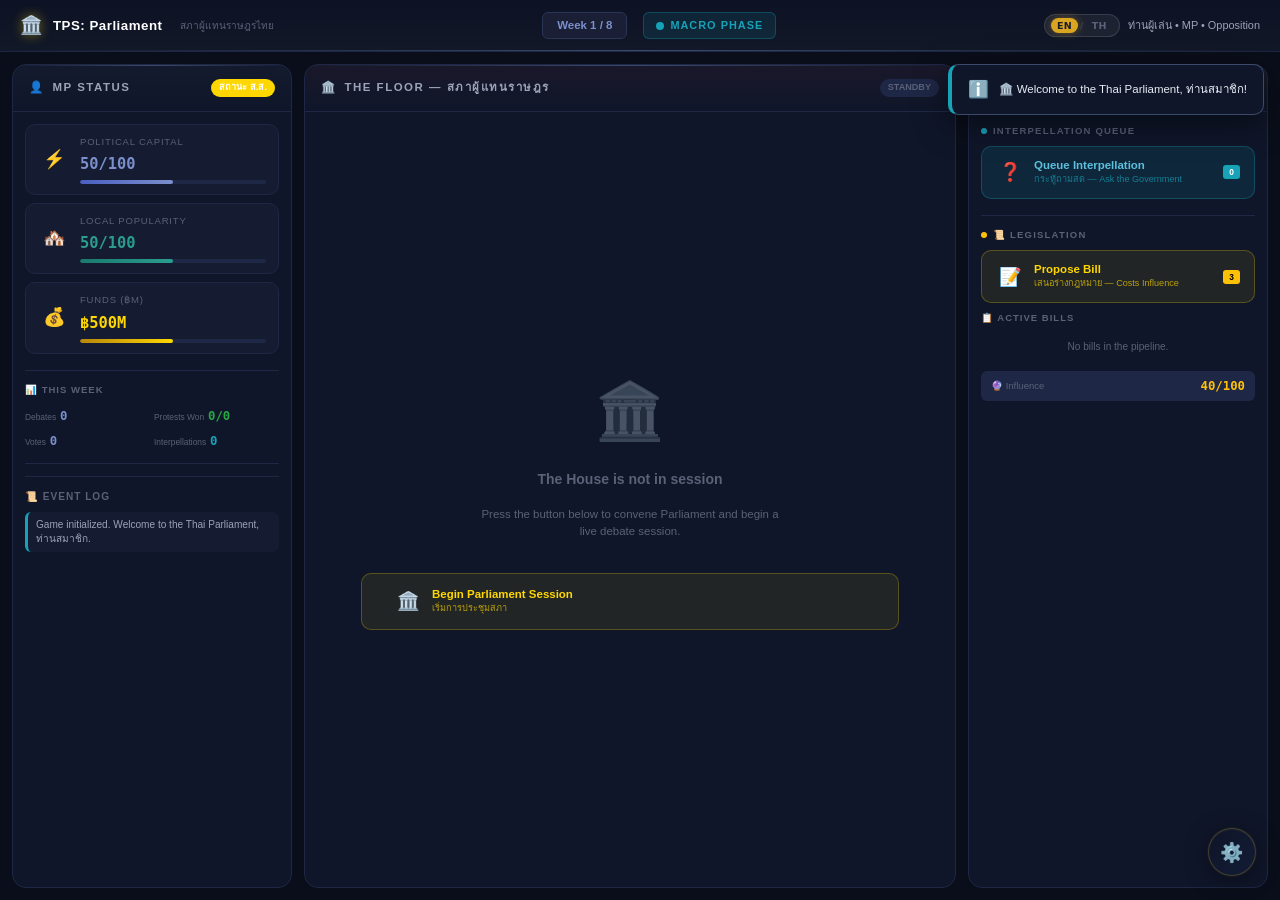
<file: parliament-test/index.html>
<!DOCTYPE html>
<html lang="en">

<head>
  <!-- ═══════════════════════════════════════════════════════════════════
       THAILAND POLITICAL SIMULATION — /parliament-test/index.html
       v.1.0.1 Test: "The Parliament RPG" — Dashboard Interface
       ═══════════════════════════════════════════════════════════════════
       
       THREE-PANE LAYOUT:
          Left:   MP Status (สถานะ ส.ส.) / Player Stats
         Center: The Floor — Live Debate Transcript Feed
         Right:  Action Deck — Context-Sensitive Buttons
       ═══════════════════════════════════════════════════════════════════ -->

  <meta charset="UTF-8">
  <meta name="viewport" content="width=device-width, initial-scale=1.0">
  <meta name="description"
    content="Thailand Political Simulation — The Parliament RPG. Simulate debates, protests, and interpellations inside the Thai House of Representatives.">
  <title>TPS: The Parliament — สภาผู้แทนราษฎร</title>

  <!-- Favicon -->
  <link rel="icon"
    href="data:image/svg+xml,<svg xmlns='http://www.w3.org/2000/svg' viewBox='0 0 100 100'><text y='.9em' font-size='90'>🏛️</text></svg>">

  <!-- Stylesheet -->
  <link rel="stylesheet" href="style.css">
</head>

<body>

  <!-- ════════════════════════════════════════════════════════════════════
       TOP NAVIGATION BAR
       Shows: Game title, current week, phase indicator, player identity
       ════════════════════════════════════════════════════════════════════ -->
  <header class="top-bar" id="top-bar">

    <!-- Brand / Logo -->
    <div class="top-bar__brand">
      <span class="top-bar__logo">🏛️</span>
      <span class="top-bar__title">TPS: Parliament</span>
      <span class="top-bar__subtitle">สภาผู้แทนราษฎรไทย</span>
    </div>

    <!-- Center: Week + Phase -->
    <div class="top-bar__center">
      <span class="top-bar__week-badge" id="top-week-badge">Week 1 / 8</span>
      <span class="top-bar__phase-indicator macro" id="top-phase-indicator">
        <span class="top-bar__phase-dot"></span>
        <span id="top-phase-text">MACRO PHASE</span>
      </span>
    </div>

    <!-- Right: Player Info + Lang Toggle -->
    <div class="top-bar__actions">
      <!-- STEP 4: Real-time language toggle -->
      <button class="lang-toggle" id="btn-lang-toggle" title="Switch Language / เปลี่ยนภาษา">
        <span class="lang-toggle__opt" data-lang="EN">EN</span>
        <span class="lang-toggle__divider">/</span>
        <span class="lang-toggle__opt" data-lang="TH">TH</span>
      </button>
      <span id="top-player-name" style="font-size: 0.78rem; color: var(--text-secondary);">
        MP Player • Opposition
      </span>
    </div>

  </header>


  <!-- ════════════════════════════════════════════════════════════════════
       MAIN THREE-PANE DASHBOARD
       ════════════════════════════════════════════════════════════════════ -->
  <main class="dashboard" id="dashboard">


    <!-- ──────────────────────────────────────────────────────────────────
         LEFT PANE: MP STATUS (สถานะ ส.ส.) / PLAYER STATS
         ────────────────────────────────────────────────────────────────── -->
    <aside class="panel" id="panel-left">

      <div class="panel__header">
        <span class="panel__header-title">
          👤 <span data-i18n="parliament_mp_status">MP Status</span>
        </span>
        <span class="panel__header-badge" id="left-day-badge"
          style="background: var(--player-primary); color: #fff;">
          สถานะ ส.ส.
        </span>
      </div>

      <div class="panel__body" id="left-panel-body">

        <!-- ── Player Stats ── -->
        <div class="player-stats" id="player-stats">

          <!-- Political Capital -->
          <div class="stat-card political-capital" id="stat-political-capital">
            <span class="stat-card__icon">⚡</span>
            <div class="stat-card__content">
              <div class="stat-card__label" data-i18n="parl_political_capital">Political Capital</div>
              <div class="stat-card__value"><span id="stat-cap-value">50</span>/100</div>
              <div class="stat-card__bar">
                <div class="stat-card__bar-fill" id="stat-cap-bar" style="width: 50%;"></div>
              </div>
            </div>
          </div>

          <!-- Local Popularity -->
          <div class="stat-card local-popularity" id="stat-local-popularity">
            <span class="stat-card__icon">🏘️</span>
            <div class="stat-card__content">
              <div class="stat-card__label" data-i18n="parl_local_popularity">Local Popularity</div>
              <div class="stat-card__value"><span id="stat-pop-value">50</span>/100</div>
              <div class="stat-card__bar">
                <div class="stat-card__bar-fill" id="stat-pop-bar" style="width: 50%;"></div>
              </div>
            </div>
          </div>

          <!-- Funds -->
          <div class="stat-card funds" id="stat-funds">
            <span class="stat-card__icon">💰</span>
            <div class="stat-card__content">
              <div class="stat-card__label" data-i18n="parl_funds">Funds (฿M)</div>
              <div class="stat-card__value">฿<span id="stat-funds-value">500</span>M</div>
              <div class="stat-card__bar">
                <div class="stat-card__bar-fill" id="stat-funds-bar" style="width: 50%;"></div>
              </div>
            </div>
          </div>

        </div>

        <hr class="divider">

        <!-- ── Session Stats ── -->
        <div id="session-stats" style="margin-bottom: 12px;">
          <div
            style="font-size: 0.68rem; font-weight: 700; color: var(--text-muted); text-transform: uppercase; letter-spacing: 1px; margin-bottom: 8px;">
            📊 <span data-i18n="parl_this_week">This Week</span>
          </div>
          <div style="display: grid; grid-template-columns: 1fr 1fr; gap: 4px;" id="weekly-stats-grid">
            <div class="stat-mini" id="stat-debates">
              <span style="font-size: 0.6rem; color: var(--text-muted);" data-i18n="parl_debates">Debates</span>
              <span
                style="font-size: 0.88rem; font-weight: 700; font-family: var(--font-mono); color: var(--text-accent);"
                id="stat-debates-val">0</span>
            </div>
            <div class="stat-mini" id="stat-protests-won">
              <span style="font-size: 0.6rem; color: var(--text-muted);" data-i18n="parl_protests_won">Protests Won</span>
              <span style="font-size: 0.88rem; font-weight: 700; font-family: var(--font-mono); color: var(--success);"
                id="stat-protests-val">0/0</span>
            </div>
            <div class="stat-mini" id="stat-votes">
              <span style="font-size: 0.6rem; color: var(--text-muted);" data-i18n="parl_votes">Votes</span>
              <span
                style="font-size: 0.88rem; font-weight: 700; font-family: var(--font-mono); color: var(--text-accent);"
                id="stat-votes-val">0</span>
            </div>
            <div class="stat-mini" id="stat-interp">
              <span style="font-size: 0.6rem; color: var(--text-muted);" data-i18n="parl_interpellations">Interpellations</span>
              <span style="font-size: 0.88rem; font-weight: 700; font-family: var(--font-mono); color: var(--info);"
                id="stat-interp-val">0</span>
            </div>
          </div>
        </div>

        <hr class="divider">

        <!-- ── Event Log ── -->
        <div class="event-log" id="event-log">
          <div class="event-log__title">📜 <span data-i18n="parl_event_log">Event Log</span></div>
          <div class="event-log__list" id="event-log-list">
            <div class="event-log__item neutral">
              Game initialized. Welcome to the Thai Parliament, ท่านสมาชิก.
            </div>
          </div>
        </div>

      </div>
    </aside>


    <!-- ──────────────────────────────────────────────────────────────────
         CENTER PANE: THE FLOOR — LIVE DEBATE TRANSCRIPT
         ────────────────────────────────────────────────────────────────── -->
    <section class="panel floor-panel" id="panel-center">

      <div class="panel__header">
        <span class="panel__header-title">
          🏛️ <span data-i18n="parliament_floor">The Floor — สภาผู้แทนราษฎร</span>
        </span>
        <span class="panel__header-badge" id="center-status-badge"
          style="background: var(--bg-hover); color: var(--text-muted);">
          STANDBY
        </span>
      </div>

      <!-- ── Topic Banner (shown during debates) ── -->
      <div class="topic-banner hidden" id="topic-banner">
        <div class="topic-banner__category" id="topic-category">ECONOMIC BILL</div>
        <div class="topic-banner__title" id="topic-title">Agriculture Subsidy Reform Bill</div>
        <div class="topic-banner__title-thai" id="topic-title-thai">ร่าง พ.ร.บ. ปฏิรูปเงินอุดหนุนภาคเกษตร</div>
      </div>

      <!-- ── Current Speaker Bar (shown during debates) ── -->
      <div class="current-speaker-bar hidden" id="current-speaker-bar">
        <span class="current-speaker-bar__dot"></span>
        <span class="current-speaker-bar__label">SPEAKING:</span>
        <span class="current-speaker-bar__name" id="speaker-name">—</span>
        <span class="current-speaker-bar__party" id="speaker-party">—</span>
      </div>

      <!-- ── Debate Progress (shown during debates) ── -->
      <div class="debate-progress hidden" id="debate-progress">
        <span class="debate-progress__label" id="progress-label">0%</span>
        <div class="debate-progress__bar">
          <div class="debate-progress__fill" id="progress-fill" style="width: 0%;"></div>
        </div>
        <span class="debate-progress__label" id="progress-rounds">0/0</span>
      </div>

      <!-- ── Transcript Feed ── -->
      <div class="transcript-feed" id="transcript-feed">

        <!-- Default: No debate placeholder -->
        <div class="no-debate-placeholder" id="no-debate-placeholder">
          <div class="no-debate-placeholder__icon">🏛️</div>
          <div class="no-debate-placeholder__text" data-i18n="parliament_no_session">The House is not in session</div>
          <div class="no-debate-placeholder__sub" data-i18n="parliament_no_session_sub">
            Press the button below to convene Parliament and begin a live debate session.
          </div>
          <button class="action-btn advance" id="btn-begin-session"
            style="margin-top: 16px; padding: 14px 32px; font-size: 1rem; min-width: 280px;">
            <span class="action-btn__icon" style="font-size: 1.3rem;">🏛️</span>
            <div class="action-btn__content">
              <div class="action-btn__label" data-i18n="parliament_begin_session">Begin Parliament Session</div>
              <div class="action-btn__sub" data-i18n="parliament_begin_sub">เริ่มการประชุมสภา</div>
            </div>
          </button>
        </div>

        <!-- Dialogue bubbles are dynamically inserted here by main.js -->

      </div>

      <!-- ── Typing Indicator (shown when AI is "thinking") ── -->
      <div class="typing-indicator hidden" id="typing-indicator">
        <div class="typing-dots">
          <span></span><span></span><span></span>
        </div>
        <span id="typing-label">An MP is preparing to speak...</span>
      </div>

    </section>


    <!-- ──────────────────────────────────────────────────────────────────
         RIGHT PANE: ACTION DECK — CONTEXT-SENSITIVE BUTTONS
         ────────────────────────────────────────────────────────────────── -->
    <aside class="panel action-deck" id="panel-right">

      <div class="panel__header">
        <span class="panel__header-title">
          ⚡ <span data-i18n="parliament_actions">Actions</span>
        </span>
        <span class="panel__header-badge" id="right-context-badge"
          style="background: var(--info-bg); color: var(--info);">
          MACRO
        </span>
      </div>

      <div class="panel__body" id="right-panel-body">

        <!-- ═══════════════════════════════════════════════════════════
             MACRO ACTIONS (Shown on non-Parliament days)
             ═══════════════════════════════════════════════════════════ -->
        <div id="macro-actions">

          <!-- Interpellation Queue (always visible) -->
          <div class="action-section">
            <div class="action-section__title">
              <span class="action-section__title-dot" style="background: var(--info);"></span>
              INTERPELLATION QUEUE
            </div>
            <div class="action-buttons-group" id="interpellation-queue-list">
              <button class="action-btn interpellation" id="btn-queue-interp" title="Queue a question for Parliament">
                <span class="action-btn__icon">❓</span>
                <div class="action-btn__content">
                  <div class="action-btn__label" data-i18n="parl_queue_interp">Queue Interpellation</div>
                  <div class="action-btn__sub">กระทู้ถามสด — Ask the Government</div>
                </div>
                <span class="action-btn__badge" id="interp-queue-count"
                  style="background: var(--info); color: #fff;">0</span>
              </button>
            </div>
          </div>

          <hr class="divider">

          <!-- Legislation — Step 4 -->
          <div class="action-section" id="legislation-section">
            <div class="action-section__title">
              <span class="action-section__title-dot" style="background: var(--warning);"></span>
              📜 LEGISLATION
            </div>
            <div class="action-buttons-group">
              <button class="action-btn advance" id="btn-propose-bill" title="Propose a new bill">
                <span class="action-btn__icon">📝</span>
                <div class="action-btn__content">
                  <div class="action-btn__label" data-i18n="parl_propose_bill">Propose Bill</div>
                  <div class="action-btn__sub">เสนอร่างกฎหมาย — Costs Influence</div>
                </div>
                <span class="action-btn__badge" id="bill-slots-badge"
                  style="background: var(--warning); color: #000;">3</span>
              </button>
            </div>

            <!-- Active Bills Pipeline (dynamically rendered) -->
            <div id="active-bills-container" style="margin-top: 8px;">
              <div style="font-size: 0.68rem; font-weight: 700; color: var(--text-muted); text-transform: uppercase; letter-spacing: 1px; margin-bottom: 6px;">
                📋 Active Bills
              </div>
              <div id="active-bills-list">
                <div style="font-size: 0.72rem; color: var(--text-muted); padding: 8px; text-align: center;">
                  No bills in the pipeline.
                </div>
              </div>
            </div>

            <!-- Influence Display -->
            <div style="margin-top: 8px; padding: 6px 10px; background: var(--bg-hover); border-radius: 6px; display: flex; justify-content: space-between; align-items: center;">
              <span style="font-size: 0.68rem; color: var(--text-muted);">🔮 Influence</span>
              <span style="font-size: 0.88rem; font-weight: 700; font-family: var(--font-mono); color: var(--warning);" id="influence-display">40/100</span>
            </div>
          </div>

        </div>


        <!-- ═══════════════════════════════════════════════════════════
             PARLIAMENT ACTIONS (Shown during live debates)
             These replace macro-actions when a debate is live.
             ═══════════════════════════════════════════════════════════ -->
        <div id="parliament-actions" class="hidden">

          <!-- Protest Buttons (shown when AI is speaking) -->
          <div class="action-section" id="protest-section">
            <div class="action-section__title">
              <span class="action-section__title-dot" style="background: var(--opp-primary);"></span>
              🔴 PROTEST — POINT OF ORDER
            </div>
            <div class="action-buttons-group" id="protest-buttons">
              <button class="action-btn protest" id="btn-protest-slander" data-reason="slander">
                <span class="action-btn__icon">🗣️</span>
                <div class="action-btn__content">
                  <div class="action-btn__label">Slander / Personal Attack</div>
                  <div class="action-btn__sub">หมิ่นประมาท — ข้อบังคับ ข้อ 69</div>
                </div>
              </button>
              <button class="action-btn protest" id="btn-protest-offtopic" data-reason="off_topic">
                <span class="action-btn__icon">🚫</span>
                <div class="action-btn__content">
                  <div class="action-btn__label">Off-Topic / Irrelevant</div>
                  <div class="action-btn__sub">นอกประเด็น — ข้อบังคับ ข้อ 67</div>
                </div>
              </button>
              <button class="action-btn protest" id="btn-protest-misleading" data-reason="misleading">
                <span class="action-btn__icon">⚠️</span>
                <div class="action-btn__content">
                  <div class="action-btn__label">Misleading / False Info</div>
                  <div class="action-btn__sub">ให้ข้อมูลเท็จ — ข้อบังคับ ข้อ 70</div>
                </div>
              </button>
            </div>
            <!-- Cooldown indicator -->
            <div class="cooldown-bar hidden" id="protest-cooldown-bar">
              <div class="cooldown-bar__fill"></div>
            </div>
          </div>

          <hr class="divider">

          <!-- Player Speech Buttons (shown on player's turn) -->
          <div class="action-section hidden" id="speech-section">
            <div class="action-section__title">
              <span class="action-section__title-dot" style="background: var(--player-primary);"></span>
              🎤 YOUR TURN — CHOOSE YOUR STANCE
            </div>
            <div class="action-buttons-group" id="speech-buttons">
              <button class="action-btn speech-aggressive" id="btn-speech-aggressive" data-stance="aggressive">
                <span class="action-btn__icon">🔥</span>
                <div class="action-btn__content">
                  <div class="action-btn__label">Aggressive Debate</div>
                  <div class="action-btn__sub">อภิปรายแบบดุดัน — High risk, high reward</div>
                </div>
                <span class="action-btn__badge" style="background: rgba(255,107,43,0.3); color: #FF9966;">+6/-4</span>
              </button>
              <button class="action-btn speech-technical" id="btn-speech-technical" data-stance="technical">
                <span class="action-btn__icon">📊</span>
                <div class="action-btn__content">
                  <div class="action-btn__label">Technical Argument</div>
                  <div class="action-btn__sub">อภิปรายเชิงเทคนิค — Moderate and steady</div>
                </div>
                <span class="action-btn__badge" style="background: rgba(123,143,204,0.3); color: #7B8FCC;">+4/-1</span>
              </button>
              <button class="action-btn speech-diplomatic" id="btn-speech-diplomatic" data-stance="diplomatic">
                <span class="action-btn__icon">🤝</span>
                <div class="action-btn__content">
                  <div class="action-btn__label">Diplomatic Appeal</div>
                  <div class="action-btn__sub">อภิปรายแบบทูต — Safe, bridge-building</div>
                </div>
                <span class="action-btn__badge" style="background: rgba(42,157,143,0.3); color: #4AB8A6;">+3/+0</span>
              </button>
            </div>
          </div>

          <hr class="divider">

          <!-- Vote Buttons (shown during voting phase) -->
          <div class="action-section hidden" id="vote-section">
            <div class="action-section__title">
              <span class="action-section__title-dot" style="background: var(--speaker-primary);"></span>
              🗳️ CAST YOUR VOTE
            </div>
            <div class="action-buttons-group" id="vote-buttons">
              <button class="action-btn vote-aye" id="btn-vote-aye" data-vote="aye">
                <span class="action-btn__icon">✅</span>
                <div class="action-btn__content">
                  <div class="action-btn__label">AYE — เห็นด้วย</div>
                  <div class="action-btn__sub">Vote in favor of the bill</div>
                </div>
              </button>
              <button class="action-btn vote-nay" id="btn-vote-nay" data-vote="nay">
                <span class="action-btn__icon">❌</span>
                <div class="action-btn__content">
                  <div class="action-btn__label">NAY — ไม่เห็นด้วย</div>
                  <div class="action-btn__sub">Vote against the bill</div>
                </div>
              </button>
              <button class="action-btn vote-abstain" id="btn-vote-abstain" data-vote="abstain">
                <span class="action-btn__icon">⬜</span>
                <div class="action-btn__content">
                  <div class="action-btn__label">ABSTAIN — งดออกเสียง</div>
                  <div class="action-btn__sub">Decline to vote (-1 Capital)</div>
                </div>
              </button>
            </div>
          </div>

          <hr class="divider">

          <!-- Interpellation during Parliament -->
          <div class="action-section" id="interp-parliament-section">
            <div class="action-section__title">
              <span class="action-section__title-dot" style="background: var(--info);"></span>
              กระทู้ถามสด — INTERPELLATION
            </div>
            <div class="action-buttons-group" id="interp-parliament-buttons">
              <!-- Dynamically filled with queued questions -->
              <div style="font-size: 0.72rem; color: var(--text-muted); padding: 8px; text-align: center;">
                No interpellations queued for this session.
              </div>
            </div>
          </div>

        </div>

      </div>
    </aside>


  </main>


  <!-- ════════════════════════════════════════════════════════════════════
       MODAL: SPEAKER RULING (Protest Result)
       Displayed after raiseProtest() resolves.
       ════════════════════════════════════════════════════════════════════ -->
  <div class="modal-overlay" id="ruling-modal-overlay">
    <div class="modal ruling-modal" id="ruling-modal">
      <div class="modal__header">
        <span class="modal__title">⚖️ Speaker's Ruling — คำวินิจฉัยประธานสภา</span>
        <button class="modal__close" id="ruling-modal-close" title="Close">✕</button>
      </div>
      <div class="modal__body">
        <div class="ruling-modal__icon" id="ruling-icon">⚖️</div>
        <div class="ruling-modal__verdict" id="ruling-verdict">SUSTAINED</div>
        <div class="ruling-modal__thai" id="ruling-thai">คำประท้วงฟังขึ้น!</div>
        <div class="ruling-modal__details" id="ruling-details">
          Your protest against MP Somchai was sustained by the Speaker of the House.
          The honorable member has been asked to withdraw their remarks.
        </div>
        <div class="ruling-modal__capital" id="ruling-capital">+8 Political Capital</div>
      </div>
      <div class="modal__footer">
        <button class="action-btn advance" id="ruling-modal-ok" style="width: auto; padding: 8px 24px;">
          <span class="action-btn__icon">✓</span>
          <div class="action-btn__content">
            <div class="action-btn__label">Continue</div>
          </div>
        </button>
      </div>
    </div>
  </div>


  <!-- ════════════════════════════════════════════════════════════════════
       MODAL: PASSIVE EVENT (Constituency / Committee choice)
       Displayed when a mini-event fires on non-Parliament days.
       ════════════════════════════════════════════════════════════════════ -->
  <div class="modal-overlay" id="event-modal-overlay">
    <div class="modal" id="event-modal">
      <div class="modal__header">
        <span class="modal__title" id="event-modal-title">📋 Committee Event</span>
        <button class="modal__close" id="event-modal-close" title="Close">✕</button>
      </div>
      <div class="modal__body">
        <div class="event-modal__description" id="event-description">
          A whistleblower is testifying before your committee about government corruption.
        </div>
        <div id="event-choices-container">
          <!-- Event choice buttons are dynamically inserted here -->
        </div>
      </div>
    </div>
  </div>


  <!-- ════════════════════════════════════════════════════════════════════
       MODAL: INTERPELLATION PICKER
       Displayed when player clicks "Queue Interpellation"
       ════════════════════════════════════════════════════════════════════ -->
  <div class="modal-overlay" id="interp-modal-overlay">
    <div class="modal" id="interp-modal">
      <div class="modal__header">
        <span class="modal__title">❓ Queue Interpellation — กระทู้ถามสด</span>
        <button class="modal__close" id="interp-modal-close" title="Close">✕</button>
      </div>
      <div class="modal__body">
        <p style="font-size: 0.82rem; color: var(--text-secondary); margin-bottom: 16px;">
          Choose a question to submit to the Government. It will be addressed during the next Parliament session.
        </p>
        <div id="interp-topics-container">
          <!-- Interpellation topic buttons dynamically inserted -->
        </div>
      </div>
    </div>
  </div>


  <!-- ════════════════════════════════════════════════════════════════════
       MODAL: PARLIAMENT NOTIFICATION
       Displayed when time advances to a Parliament day.
       ════════════════════════════════════════════════════════════════════ -->
  <div class="modal-overlay" id="parliament-notify-overlay">
    <div class="modal" id="parliament-notify-modal">
      <div class="modal__header">
        <span class="modal__title">🏛️ Parliament Session — การประชุมสภา</span>
      </div>
      <div class="modal__body" style="text-align: center;">
        <div style="font-size: 3rem; margin-bottom: 12px;">🏛️</div>
        <div style="font-size: 1.2rem; font-weight: 700; color: var(--text-bright); margin-bottom: 4px;"
          id="parliament-notify-day">
          Wednesday — วันพุธ
        </div>
        <div style="font-size: 0.88rem; color: var(--text-secondary); margin-bottom: 20px;">
          The House of Representatives is now in session.<br>
          <span class="font-thai">เปิดประชุมสภาผู้แทนราษฎร</span>
        </div>
        <div style="font-size: 0.78rem; color: var(--text-muted); margin-bottom: 20px;" id="parliament-notify-topic">
          Today's agenda: Bill debates and voting
        </div>
      </div>
      <div class="modal__footer" style="justify-content: center;">
        <button class="action-btn advance" id="btn-enter-parliament" style="width: auto; padding: 12px 32px;">
          <span class="action-btn__icon">🏛️</span>
          <div class="action-btn__content">
            <div class="action-btn__label">Enter Parliament</div>
            <div class="action-btn__sub">Begin the session</div>
          </div>
        </button>
      </div>
    </div>
  </div>


  <!-- ════════════════════════════════════════════════════════════════════
       MODAL: BILL PROPOSAL (Step 4)
       Displayed when player clicks "Propose Bill"
       ════════════════════════════════════════════════════════════════════ -->
  <div class="modal-overlay" id="bill-proposal-overlay">
    <div class="modal" id="bill-proposal-modal">
      <div class="modal__header">
        <span class="modal__title">📜 Propose a Bill — เสนอร่างกฎหมาย</span>
        <button class="modal__close" id="bill-proposal-close" title="Close">✕</button>
      </div>
      <div class="modal__body">
        <p style="font-size: 0.82rem; color: var(--text-secondary); margin-bottom: 12px;">
          Choose a bill to propose. Each bill requires Influence to draft and co-signatures from fellow MPs to advance.
        </p>
        <div style="font-size: 0.72rem; color: var(--warning); margin-bottom: 16px;">
          🔮 Current Influence: <strong id="modal-influence-display">40</strong>/100
          &nbsp;|&nbsp; 📋 Slots: <strong id="modal-slots-display">3</strong> remaining
        </div>
        <div id="bill-templates-container">
          <!-- Bill template cards are dynamically inserted here by main.js -->
        </div>
      </div>
    </div>
  </div>


  <!-- ════════════════════════════════════════════════════════════════════
       MODAL: COMMITTEE EXPERT SELECTION (Step 4)
       Displayed when a bill enters committee phase
       ════════════════════════════════════════════════════════════════════ -->
  <div class="modal-overlay" id="committee-expert-overlay">
    <div class="modal" id="committee-expert-modal">
      <div class="modal__header">
        <span class="modal__title">⚖️ Committee Phase — ขั้นกรรมาธิการ</span>
        <button class="modal__close" id="committee-expert-close" title="Close">✕</button>
      </div>
      <div class="modal__body">
        <div style="font-size: 0.88rem; font-weight: 600; color: var(--text-bright); margin-bottom: 4px;" id="committee-bill-title">
          Bill Title
        </div>
        <p style="font-size: 0.78rem; color: var(--text-secondary); margin-bottom: 16px;">
          Select an expert to present your bill to the standing committee. Each choice has different political trade-offs.
        </p>
        <div id="committee-experts-container">
          <!-- Expert choice cards are dynamically inserted here by main.js -->
        </div>
      </div>
    </div>
  </div>


  <!-- ════════════════════════════════════════════════════════════════════
       TOAST NOTIFICATION CONTAINER
       ════════════════════════════════════════════════════════════════════ -->
  <div class="toast-container" id="toast-container">
    <!-- Toasts are dynamically inserted here -->
  </div>


  <!-- ════════════════════════════════════════════════════════════════════
       SCRIPTS — Load order matters!
       1. data.js     — State definitions, events, helpers
       2. timeline.js — Time advancement engine
       3. debate.js   — Live debate engine
       4. main.js     — DOM bindings, UI orchestration
       ════════════════════════════════════════════════════════════════════ -->
  <!-- Shared: Localization & Settings Engine -->
  <script src="../shared/localization.js"></script>
  <script src="../shared/settings.js"></script>

  <script src="data.js"></script>
  <script src="timeline.js"></script>
  <script src="debate.js"></script>
  <script src="engine.js"></script>
  <script src="legislation.js"></script>
  <script src="main.js"></script>

</body>

</html>
</file>
<file: parliament-test/style.css>
/* ═══════════════════════════════════════════════════════════════════════════
   THAILAND POLITICAL SIMULATION — /parliament-test/style.css
   v.1.0.1 Test: "The Parliament RPG" — Parliament Dashboard UI
   ═══════════════════════════════════════════════════════════════════════════

   DESIGN PHILOSOPHY:
     Dark, professional, high-contrast UI inspired by:
       - C-SPAN / Thai PBS Parliament broadcasts
       - Bloomberg Terminal aesthetics
       - Political command center / war room
   
   COLOR SYSTEM:
     Government coalition → Deep Blue / Teal accents (#1D3557, #2A9D8F)
     Opposition bloc      → Crimson / Orange accents (#E63946, #FF6B2B)
     Speaker / Neutral    → Gold (#DAA520)
     Player actions        → Bright Gold / Electric Yellow (#FFD700)
     Backgrounds          → Near-black with subtle blue tint (#0A0E1A, #111827)
     
   ═══════════════════════════════════════════════════════════════════════════ */


/* ──────────────────────────────────────────────────────────────────────────
   SECTION 1: CSS CUSTOM PROPERTIES (DESIGN TOKENS)
   ────────────────────────────────────────────────────────────────────────── */

:root {
  /* ── Core Palette ── */
  --bg-primary:       #0A0E1A;
  --bg-secondary:     #111827;
  --bg-tertiary:      #1A1F35;
  --bg-panel:         #0F1629;
  --bg-card:          #151B30;
  --bg-hover:         #1E2745;
  --bg-active:        #252D4A;

  /* ── Borders ── */
  --border-primary:   #1E2745;
  --border-secondary: #2A3454;
  --border-accent:    #3B4A6B;
  --border-glow:      rgba(100, 140, 255, 0.15);

  /* ── Text ── */
  --text-primary:     #E8ECF4;
  --text-secondary:   #9CA3B8;
  --text-muted:       #5A6178;
  --text-accent:      #7B8FCC;
  --text-bright:      #FFFFFF;

  /* ── Government Coalition Colors ── */
  --gov-primary:      #1D3557;
  --gov-light:        #2B4A7A;
  --gov-bg:           rgba(29, 53, 87, 0.15);
  --gov-border:       rgba(29, 53, 87, 0.4);
  --gov-text:         #6BA3D6;
  --gov-glow:         rgba(29, 53, 87, 0.3);

  /* ── Opposition Colors ── */
  --opp-primary:      #E63946;
  --opp-light:        #FF5A67;
  --opp-bg:           rgba(230, 57, 70, 0.12);
  --opp-border:       rgba(230, 57, 70, 0.35);
  --opp-text:         #FF8A93;
  --opp-glow:         rgba(230, 57, 70, 0.25);

  /* ── Speaker / Neutral ── */
  --speaker-primary:  #DAA520;
  --speaker-bg:       rgba(218, 165, 32, 0.1);
  --speaker-border:   rgba(218, 165, 32, 0.3);
  --speaker-text:     #F0D060;

  /* ── Player Action Colors ── */
  --player-primary:   #FFD700;
  --player-bg:        rgba(255, 215, 0, 0.08);
  --player-border:    rgba(255, 215, 0, 0.25);
  --player-glow:      rgba(255, 215, 0, 0.15);

  /* ── Status Colors ── */
  --success:          #28A745;
  --success-bg:       rgba(40, 167, 69, 0.12);
  --danger:           #DC3545;
  --danger-bg:        rgba(220, 53, 69, 0.12);
  --warning:          #FFC107;
  --warning-bg:       rgba(255, 193, 7, 0.12);
  --info:             #17A2B8;
  --info-bg:          rgba(23, 162, 184, 0.12);

  /* ── Party Colors (matching campaign/data.js) ── */
  --party-kpr:        #FF6B2B;
  --party-pnp:        #E63946;
  --party-prp:        #1D3557;
  --party-stk:        #2A9D8F;
  --party-ptr:        #457B9D;

  /* ── Schedule Type Colors ── */
  --sched-constituency: #2A9D8F;
  --sched-committee:    #457B9D;
  --sched-parliament:   #E63946;
  --sched-urgent:       #FF6B2B;
  --sched-rest:         #6C757D;

  /* ── Typography ── */
  --font-primary:     'Inter', 'Noto Sans Thai', -apple-system, BlinkMacSystemFont, sans-serif;
  --font-mono:        'JetBrains Mono', 'Fira Code', 'Consolas', monospace;
  --font-thai:        'Noto Sans Thai', 'Sarabun', 'Prompt', sans-serif;

  /* ── Sizing ── */
  --panel-gap:        12px;
  --border-radius-sm: 6px;
  --border-radius-md: 10px;
  --border-radius-lg: 14px;
  --border-radius-xl: 20px;

  /* ── Shadows ── */
  --shadow-sm:        0 2px 4px rgba(0, 0, 0, 0.3);
  --shadow-md:        0 4px 12px rgba(0, 0, 0, 0.4);
  --shadow-lg:        0 8px 32px rgba(0, 0, 0, 0.5);
  --shadow-glow-gov:  0 0 20px rgba(29, 53, 87, 0.3);
  --shadow-glow-opp:  0 0 20px rgba(230, 57, 70, 0.25);
  --shadow-glow-gold: 0 0 20px rgba(255, 215, 0, 0.2);

  /* ── Transitions ── */
  --transition-fast:  150ms ease;
  --transition-base:  250ms ease;
  --transition-slow:  400ms ease;

  /* ── Z-Index Scale ── */
  --z-base:     1;
  --z-panel:    10;
  --z-overlay:  100;
  --z-modal:    1000;
  --z-toast:    2000;
}


/* ──────────────────────────────────────────────────────────────────────────
   SECTION 2: RESET & BASE STYLES
   ────────────────────────────────────────────────────────────────────────── */

@import url('https://fonts.googleapis.com/css2?family=Inter:wght@300;400;500;600;700;800;900&family=Noto+Sans+Thai:wght@300;400;500;600;700&family=JetBrains+Mono:wght@400;500;600&display=swap');

*, *::before, *::after {
  margin: 0;
  padding: 0;
  box-sizing: border-box;
}

html {
  font-size: 14px;
  scroll-behavior: smooth;
  -webkit-font-smoothing: antialiased;
  -moz-osx-font-smoothing: grayscale;
}

body {
  font-family: var(--font-primary);
  background: var(--bg-primary);
  color: var(--text-primary);
  min-height: 100vh;
  overflow: hidden;
  line-height: 1.5;
}

/* Scrollbar Styling */
::-webkit-scrollbar {
  width: 6px;
  height: 6px;
}
::-webkit-scrollbar-track {
  background: var(--bg-secondary);
  border-radius: 3px;
}
::-webkit-scrollbar-thumb {
  background: var(--border-accent);
  border-radius: 3px;
}
::-webkit-scrollbar-thumb:hover {
  background: var(--text-muted);
}


/* ──────────────────────────────────────────────────────────────────────────
   SECTION 3: TOP NAVIGATION BAR
   ────────────────────────────────────────────────────────────────────────── */

.top-bar {
  display: flex;
  align-items: center;
  justify-content: space-between;
  height: 52px;
  padding: 0 20px;
  background: linear-gradient(180deg, #0D1224 0%, var(--bg-secondary) 100%);
  border-bottom: 1px solid var(--border-primary);
  position: relative;
  z-index: var(--z-panel);
}

.top-bar::after {
  content: '';
  position: absolute;
  bottom: 0;
  left: 0;
  right: 0;
  height: 1px;
  background: linear-gradient(90deg, transparent, var(--border-accent), transparent);
}

.top-bar__brand {
  display: flex;
  align-items: center;
  gap: 10px;
}

.top-bar__logo {
  font-size: 1.3rem;
  filter: drop-shadow(0 0 6px rgba(255, 215, 0, 0.4));
}

.top-bar__title {
  font-size: 0.95rem;
  font-weight: 700;
  color: var(--text-bright);
  letter-spacing: 0.5px;
}

.top-bar__subtitle {
  font-size: 0.72rem;
  color: var(--text-muted);
  font-weight: 400;
  margin-left: 8px;
  font-family: var(--font-thai);
}

.top-bar__center {
  display: flex;
  align-items: center;
  gap: 16px;
}

.top-bar__week-badge {
  background: var(--bg-tertiary);
  border: 1px solid var(--border-secondary);
  border-radius: var(--border-radius-sm);
  padding: 4px 14px;
  font-size: 0.82rem;
  font-weight: 600;
  color: var(--text-accent);
}

.top-bar__phase-indicator {
  display: flex;
  align-items: center;
  gap: 6px;
  padding: 4px 12px;
  border-radius: var(--border-radius-sm);
  font-size: 0.78rem;
  font-weight: 600;
  text-transform: uppercase;
  letter-spacing: 1px;
}

.top-bar__phase-indicator.macro {
  background: var(--info-bg);
  color: var(--info);
  border: 1px solid rgba(23, 162, 184, 0.3);
}

.top-bar__phase-indicator.parliament {
  background: var(--danger-bg);
  color: var(--danger);
  border: 1px solid rgba(220, 53, 69, 0.3);
  animation: pulse-glow 2s ease-in-out infinite;
}

.top-bar__phase-dot {
  width: 8px;
  height: 8px;
  border-radius: 50%;
  background: currentColor;
  animation: pulse-dot 1.5s ease-in-out infinite;
}

.top-bar__actions {
  display: flex;
  align-items: center;
  gap: 8px;
}

/* ── STEP 4: Language Toggle ──────────────────────────────────── */

.lang-toggle {
  display: inline-flex;
  align-items: center;
  gap: 2px;
  background: rgba(255, 255, 255, 0.06);
  border: 1px solid rgba(255, 255, 255, 0.12);
  border-radius: 20px;
  padding: 3px 6px;
  cursor: pointer;
  font-family: 'Inter', system-ui, sans-serif;
  font-size: 0.68rem;
  font-weight: 600;
  letter-spacing: 0.04em;
  transition: all 0.2s ease;
  outline: none;
  color: var(--text-muted);
}

.lang-toggle:hover {
  background: rgba(255, 255, 255, 0.1);
  border-color: rgba(255, 255, 255, 0.2);
  transform: translateY(-1px);
  box-shadow: 0 2px 8px rgba(0, 0, 0, 0.3);
}

.lang-toggle:active {
  transform: translateY(0);
}

.lang-toggle__opt {
  padding: 2px 6px;
  border-radius: 12px;
  transition: all 0.25s ease;
  color: var(--text-muted);
}

.lang-toggle__opt.active {
  background: var(--speaker-primary);
  color: #1a1a2e;
  box-shadow: 0 0 8px rgba(218, 165, 32, 0.4);
}

.lang-toggle__divider {
  color: rgba(255, 255, 255, 0.15);
  font-weight: 400;
  user-select: none;
}


/* ──────────────────────────────────────────────────────────────────────────
   SECTION 4: THREE-PANE DASHBOARD LAYOUT
   ────────────────────────────────────────────────────────────────────────── */

.dashboard {
  display: grid;
  grid-template-columns: 280px 1fr 300px;
  gap: var(--panel-gap);
  height: calc(100vh - 52px);
  padding: var(--panel-gap);
  overflow: hidden;
}

/* Responsive: collapse side panels on smaller screens */
@media (max-width: 1200px) {
  .dashboard {
    grid-template-columns: 240px 1fr 260px;
  }
}

@media (max-width: 960px) {
  .dashboard {
    grid-template-columns: 1fr;
    grid-template-rows: auto 1fr auto;
  }
}

.panel {
  background: var(--bg-panel);
  border: 1px solid var(--border-primary);
  border-radius: var(--border-radius-lg);
  overflow: hidden;
  display: flex;
  flex-direction: column;
  position: relative;
}

.panel::before {
  content: '';
  position: absolute;
  top: 0;
  left: 0;
  right: 0;
  height: 1px;
  background: linear-gradient(90deg, transparent, var(--border-accent), transparent);
  z-index: 1;
}

.panel__header {
  display: flex;
  align-items: center;
  justify-content: space-between;
  padding: 14px 16px;
  border-bottom: 1px solid var(--border-primary);
  background: linear-gradient(180deg, rgba(255,255,255,0.02) 0%, transparent 100%);
  flex-shrink: 0;
}

.panel__header-title {
  font-size: 0.82rem;
  font-weight: 700;
  color: var(--text-secondary);
  text-transform: uppercase;
  letter-spacing: 1.5px;
  display: flex;
  align-items: center;
  gap: 8px;
}

.panel__header-badge {
  font-size: 0.65rem;
  padding: 2px 8px;
  border-radius: 20px;
  font-weight: 600;
}

.panel__body {
  flex: 1;
  overflow-y: auto;
  padding: 12px;
}


/* ──────────────────────────────────────────────────────────────────────────
   SECTION 5: LEFT PANE — TIMELINE / CALENDAR / PLAYER STATS
   ────────────────────────────────────────────────────────────────────────── */

/* ── Calendar Widget ── */
.calendar-widget {
  margin-bottom: 16px;
}

.calendar-days {
  display: grid;
  grid-template-columns: repeat(7, 1fr);
  gap: 4px;
}

.calendar-day {
  display: flex;
  flex-direction: column;
  align-items: center;
  padding: 6px 2px;
  border-radius: var(--border-radius-sm);
  background: var(--bg-card);
  border: 1px solid transparent;
  cursor: default;
  transition: var(--transition-fast);
  position: relative;
}

.calendar-day__name {
  font-size: 0.6rem;
  font-weight: 600;
  color: var(--text-muted);
  text-transform: uppercase;
  letter-spacing: 0.5px;
  margin-bottom: 4px;
}

.calendar-day__icon {
  font-size: 1rem;
  margin-bottom: 2px;
}

.calendar-day__type {
  font-size: 0.5rem;
  color: var(--text-muted);
  text-align: center;
  line-height: 1.2;
}

/* Calendar Day Types */
.calendar-day.type-constituency {
  border-color: rgba(42, 157, 143, 0.2);
}
.calendar-day.type-constituency .calendar-day__name {
  color: var(--sched-constituency);
}

.calendar-day.type-committee {
  border-color: rgba(69, 123, 157, 0.2);
}
.calendar-day.type-committee .calendar-day__name {
  color: var(--sched-committee);
}

.calendar-day.type-parliament {
  border-color: var(--opp-border);
  background: var(--opp-bg);
}
.calendar-day.type-parliament .calendar-day__name {
  color: var(--sched-parliament);
  font-weight: 700;
}

.calendar-day.type-urgent {
  border-color: rgba(255, 107, 43, 0.3);
  background: rgba(255, 107, 43, 0.08);
}
.calendar-day.type-urgent .calendar-day__name {
  color: var(--sched-urgent);
  font-weight: 700;
}

.calendar-day.type-rest {
  opacity: 0.5;
}

/* Current Day Highlight */
.calendar-day.is-current {
  border-color: var(--player-primary) !important;
  background: var(--player-bg) !important;
  box-shadow: var(--shadow-glow-gold);
}
.calendar-day.is-current .calendar-day__name {
  color: var(--player-primary) !important;
}
.calendar-day.is-current::after {
  content: '';
  position: absolute;
  bottom: -2px;
  left: 50%;
  transform: translateX(-50%);
  width: 16px;
  height: 3px;
  border-radius: 2px;
  background: var(--player-primary);
}

.calendar-day.is-past {
  opacity: 0.35;
}

/* ── Time-of-Day Indicator ── */
.time-indicator {
  display: flex;
  align-items: center;
  gap: 6px;
  padding: 10px 14px;
  background: var(--bg-card);
  border: 1px solid var(--border-primary);
  border-radius: var(--border-radius-md);
  margin-bottom: 16px;
}

.time-indicator__label {
  font-size: 0.72rem;
  color: var(--text-muted);
  text-transform: uppercase;
  letter-spacing: 1px;
  flex-shrink: 0;
}

.time-indicator__value {
  font-size: 0.85rem;
  font-weight: 600;
  color: var(--text-primary);
}

.time-indicator__thai {
  font-size: 0.72rem;
  color: var(--text-accent);
  font-family: var(--font-thai);
}

.time-phases-bar {
  display: flex;
  gap: 3px;
  margin-top: 8px;
}

.time-phase-pip {
  flex: 1;
  height: 4px;
  border-radius: 2px;
  background: var(--bg-hover);
  transition: var(--transition-base);
}

.time-phase-pip.active {
  background: var(--player-primary);
  box-shadow: 0 0 8px rgba(255, 215, 0, 0.4);
}

.time-phase-pip.completed {
  background: var(--text-muted);
}

/* ── Player Stats Cards ── */
.player-stats {
  display: flex;
  flex-direction: column;
  gap: 8px;
  margin-bottom: 16px;
}

.stat-card {
  display: flex;
  align-items: center;
  gap: 10px;
  padding: 10px 12px;
  background: var(--bg-card);
  border: 1px solid var(--border-primary);
  border-radius: var(--border-radius-md);
  transition: var(--transition-fast);
}

.stat-card:hover {
  border-color: var(--border-accent);
  background: var(--bg-hover);
}

.stat-card__icon {
  font-size: 1.3rem;
  width: 32px;
  text-align: center;
  flex-shrink: 0;
}

.stat-card__content {
  flex: 1;
  min-width: 0;
}

.stat-card__label {
  font-size: 0.68rem;
  color: var(--text-muted);
  text-transform: uppercase;
  letter-spacing: 0.8px;
  margin-bottom: 4px;
}

.stat-card__value {
  font-size: 1.1rem;
  font-weight: 800;
  font-family: var(--font-mono);
}

.stat-card__bar {
  width: 100%;
  height: 4px;
  background: var(--bg-hover);
  border-radius: 2px;
  margin-top: 4px;
  overflow: hidden;
}

.stat-card__bar-fill {
  height: 100%;
  border-radius: 2px;
  transition: width 0.6s ease;
}

/* Stat Color Variants */
.stat-card.political-capital .stat-card__value { color: #7B8FCC; }
.stat-card.political-capital .stat-card__bar-fill { background: linear-gradient(90deg, #4A5FC1, #7B8FCC); }

.stat-card.local-popularity .stat-card__value { color: #2A9D8F; }
.stat-card.local-popularity .stat-card__bar-fill { background: linear-gradient(90deg, #1A7A6F, #2A9D8F); }

.stat-card.funds .stat-card__value { color: var(--player-primary); }
.stat-card.funds .stat-card__bar-fill { background: linear-gradient(90deg, #B8860B, var(--player-primary)); }

/* ── Event Log ── */
.event-log {
  border-top: 1px solid var(--border-primary);
  padding-top: 12px;
}

.event-log__title {
  font-size: 0.72rem;
  font-weight: 700;
  color: var(--text-muted);
  text-transform: uppercase;
  letter-spacing: 1px;
  margin-bottom: 8px;
}

.event-log__list {
  display: flex;
  flex-direction: column;
  gap: 6px;
  max-height: 200px;
  overflow-y: auto;
}

.event-log__item {
  font-size: 0.72rem;
  color: var(--text-secondary);
  padding: 6px 8px;
  background: var(--bg-card);
  border-radius: var(--border-radius-sm);
  border-left: 3px solid var(--border-accent);
  line-height: 1.4;
}

.event-log__item.positive { border-left-color: var(--success); }
.event-log__item.negative { border-left-color: var(--danger); }
.event-log__item.neutral  { border-left-color: var(--info); }


/* ──────────────────────────────────────────────────────────────────────────
   SECTION 6: CENTER PANE — THE FLOOR (LIVE TRANSCRIPT)
   ────────────────────────────────────────────────────────────────────────── */

.floor-panel {
  position: relative;
}

.floor-panel .panel__header {
  background: linear-gradient(180deg, rgba(230, 57, 70, 0.05) 0%, transparent 100%);
}

/* ── Debate Progress Bar ── */
.debate-progress {
  display: flex;
  align-items: center;
  gap: 8px;
  padding: 8px 16px;
  border-bottom: 1px solid var(--border-primary);
  background: var(--bg-card);
  flex-shrink: 0;
}

.debate-progress__bar {
  flex: 1;
  height: 4px;
  background: var(--bg-hover);
  border-radius: 2px;
  overflow: hidden;
}

.debate-progress__fill {
  height: 100%;
  background: linear-gradient(90deg, var(--opp-primary), var(--player-primary));
  border-radius: 2px;
  transition: width 0.8s ease;
}

.debate-progress__label {
  font-size: 0.68rem;
  color: var(--text-muted);
  font-family: var(--font-mono);
  flex-shrink: 0;
}

/* ── Topic Banner ── */
.topic-banner {
  padding: 12px 16px;
  background: linear-gradient(135deg, var(--bg-tertiary) 0%, var(--bg-card) 100%);
  border-bottom: 1px solid var(--border-primary);
  flex-shrink: 0;
}

.topic-banner__category {
  font-size: 0.6rem;
  font-weight: 700;
  text-transform: uppercase;
  letter-spacing: 1.5px;
  color: var(--text-accent);
  margin-bottom: 4px;
}

.topic-banner__title {
  font-size: 1rem;
  font-weight: 700;
  color: var(--text-bright);
  margin-bottom: 2px;
}

.topic-banner__title-thai {
  font-size: 0.82rem;
  color: var(--text-secondary);
  font-family: var(--font-thai);
}

/* ── Live Transcript Feed ── */
.transcript-feed {
  flex: 1;
  overflow-y: auto;
  padding: 16px;
  display: flex;
  flex-direction: column;
  gap: 10px;
  scroll-behavior: smooth;
}

/* ── Dialogue Bubble ── */
.dialogue-bubble {
  display: flex;
  gap: 10px;
  padding: 12px;
  border-radius: var(--border-radius-md);
  animation: bubble-enter 0.4s ease forwards;
  opacity: 0;
  transform: translateY(12px);
  position: relative;
}

@keyframes bubble-enter {
  to {
    opacity: 1;
    transform: translateY(0);
  }
}

.dialogue-bubble__avatar {
  width: 36px;
  height: 36px;
  border-radius: 50%;
  display: flex;
  align-items: center;
  justify-content: center;
  font-size: 1.1rem;
  flex-shrink: 0;
  border: 2px solid;
}

.dialogue-bubble__content {
  flex: 1;
  min-width: 0;
}

.dialogue-bubble__header {
  display: flex;
  align-items: center;
  gap: 8px;
  margin-bottom: 4px;
  flex-wrap: wrap;
}

.dialogue-bubble__name {
  font-size: 0.78rem;
  font-weight: 700;
}

.dialogue-bubble__party {
  font-size: 0.6rem;
  font-weight: 600;
  padding: 1px 6px;
  border-radius: 3px;
  text-transform: uppercase;
  letter-spacing: 0.5px;
}

.dialogue-bubble__role {
  font-size: 0.6rem;
  color: var(--text-muted);
  font-style: italic;
}

.dialogue-bubble__text {
  font-size: 0.85rem;
  line-height: 1.6;
  color: var(--text-primary);
}

.dialogue-bubble__timestamp {
  font-size: 0.6rem;
  color: var(--text-muted);
  margin-top: 4px;
  font-family: var(--font-mono);
}

/* ── Government Bubble ── */
.dialogue-bubble.government {
  background: var(--gov-bg);
  border: 1px solid var(--gov-border);
  border-left: 4px solid var(--gov-primary);
}
.dialogue-bubble.government .dialogue-bubble__avatar {
  background: var(--gov-bg);
  border-color: var(--gov-primary);
}
.dialogue-bubble.government .dialogue-bubble__name {
  color: var(--gov-text);
}
.dialogue-bubble.government .dialogue-bubble__party {
  background: var(--gov-primary);
  color: var(--text-bright);
}

/* ── Opposition Bubble ── */
.dialogue-bubble.opposition {
  background: var(--opp-bg);
  border: 1px solid var(--opp-border);
  border-left: 4px solid var(--opp-primary);
}
.dialogue-bubble.opposition .dialogue-bubble__avatar {
  background: var(--opp-bg);
  border-color: var(--opp-primary);
}
.dialogue-bubble.opposition .dialogue-bubble__name {
  color: var(--opp-text);
}
.dialogue-bubble.opposition .dialogue-bubble__party {
  background: var(--opp-primary);
  color: var(--text-bright);
}

/* ── Speaker / Neutral Bubble ── */
.dialogue-bubble.neutral,
.dialogue-bubble.procedural {
  background: var(--speaker-bg);
  border: 1px solid var(--speaker-border);
  border-left: 4px solid var(--speaker-primary);
}
.dialogue-bubble.neutral .dialogue-bubble__avatar,
.dialogue-bubble.procedural .dialogue-bubble__avatar {
  background: var(--speaker-bg);
  border-color: var(--speaker-primary);
}
.dialogue-bubble.neutral .dialogue-bubble__name,
.dialogue-bubble.procedural .dialogue-bubble__name {
  color: var(--speaker-text);
}

/* ── Player Bubble ── */
.dialogue-bubble.player {
  background: var(--player-bg);
  border: 1px solid var(--player-border);
  border-left: 4px solid var(--player-primary);
  box-shadow: var(--shadow-glow-gold);
}
.dialogue-bubble.player .dialogue-bubble__avatar {
  background: var(--player-bg);
  border-color: var(--player-primary);
}
.dialogue-bubble.player .dialogue-bubble__name {
  color: var(--player-primary);
}

/* ── Ruling Bubble (Protest Result) ── */
.dialogue-bubble.ruling {
  text-align: center;
  justify-content: center;
}
.dialogue-bubble.ruling.sustained {
  background: var(--success-bg);
  border: 1px solid rgba(40, 167, 69, 0.3);
  border-left: 4px solid var(--success);
}
.dialogue-bubble.ruling.overruled {
  background: var(--danger-bg);
  border: 1px solid rgba(220, 53, 69, 0.3);
  border-left: 4px solid var(--danger);
}

/* ── Vote Result Bubble ── */
.dialogue-bubble.vote-result {
  background: linear-gradient(135deg, var(--bg-tertiary) 0%, var(--bg-card) 100%);
  border: 2px solid var(--speaker-primary);
  border-left: 4px solid var(--speaker-primary);
  padding: 16px;
  text-align: center;
}
.dialogue-bubble.vote-result .dialogue-bubble__text {
  font-size: 0.95rem;
  font-weight: 600;
}

/* ── Protestable Indicator ── */
.dialogue-bubble.protestable {
  position: relative;
}
.dialogue-bubble.protestable::after {
  content: '⚡ PROTESTABLE';
  position: absolute;
  top: 8px;
  right: 8px;
  font-size: 0.55rem;
  font-weight: 700;
  color: var(--warning);
  background: var(--warning-bg);
  padding: 2px 6px;
  border-radius: 3px;
  letter-spacing: 0.5px;
  animation: flash-badge 1.5s ease-in-out infinite;
}

@keyframes flash-badge {
  0%, 100% { opacity: 1; }
  50% { opacity: 0.5; }
}

/* ── "No Debate" Placeholder ── */
.no-debate-placeholder {
  display: flex;
  flex-direction: column;
  align-items: center;
  justify-content: center;
  height: 100%;
  gap: 16px;
  color: var(--text-muted);
  text-align: center;
  padding: 40px;
}

.no-debate-placeholder__icon {
  font-size: 4rem;
  opacity: 0.3;
}

.no-debate-placeholder__text {
  font-size: 1rem;
  font-weight: 600;
}

.no-debate-placeholder__sub {
  font-size: 0.82rem;
  color: var(--text-muted);
  max-width: 300px;
}


/* ──────────────────────────────────────────────────────────────────────────
   SECTION 7: RIGHT PANE — ACTION DECK
   ────────────────────────────────────────────────────────────────────────── */

.action-deck .panel__header {
  background: linear-gradient(180deg, rgba(255, 215, 0, 0.03) 0%, transparent 100%);
}

.action-section {
  margin-bottom: 16px;
}

.action-section__title {
  font-size: 0.68rem;
  font-weight: 700;
  color: var(--text-muted);
  text-transform: uppercase;
  letter-spacing: 1.2px;
  margin-bottom: 8px;
  display: flex;
  align-items: center;
  gap: 6px;
}

.action-section__title-dot {
  width: 6px;
  height: 6px;
  border-radius: 50%;
  background: var(--text-muted);
}

/* ── Generic Button Base ── */
.action-btn {
  display: flex;
  align-items: center;
  gap: 10px;
  width: 100%;
  padding: 12px 14px;
  border-radius: var(--border-radius-md);
  border: 1px solid;
  background: transparent;
  cursor: pointer;
  transition: all var(--transition-fast);
  font-family: var(--font-primary);
  text-align: left;
  position: relative;
  overflow: hidden;
}

.action-btn::before {
  content: '';
  position: absolute;
  top: 0;
  left: -100%;
  width: 100%;
  height: 100%;
  background: linear-gradient(90deg, transparent, rgba(255,255,255,0.05), transparent);
  transition: left 0.5s ease;
}

.action-btn:hover::before {
  left: 100%;
}

.action-btn:active {
  transform: scale(0.98);
}

.action-btn:disabled {
  opacity: 0.35;
  cursor: not-allowed;
  filter: grayscale(0.5);
}

.action-btn:disabled::before {
  display: none;
}

.action-btn__icon {
  font-size: 1.3rem;
  flex-shrink: 0;
  width: 28px;
  text-align: center;
}

.action-btn__content {
  flex: 1;
  min-width: 0;
}

.action-btn__label {
  font-size: 0.82rem;
  font-weight: 700;
}

.action-btn__sub {
  font-size: 0.65rem;
  opacity: 0.7;
  margin-top: 1px;
}

.action-btn__badge {
  font-size: 0.6rem;
  font-weight: 700;
  padding: 2px 6px;
  border-radius: 3px;
  flex-shrink: 0;
}

/* ── Protest Buttons (RED) ── */
.action-btn.protest {
  border-color: var(--opp-border);
  background: var(--opp-bg);
  color: var(--opp-text);
}
.action-btn.protest:hover:not(:disabled) {
  background: rgba(230, 57, 70, 0.2);
  border-color: var(--opp-primary);
  box-shadow: var(--shadow-glow-opp);
}
.action-btn.protest .action-btn__label { color: var(--opp-light); }
.action-btn.protest .action-btn__sub { color: var(--opp-text); }
.action-btn.protest .action-btn__badge {
  background: var(--opp-primary);
  color: var(--text-bright);
}

/* ── Speech Buttons (BLUE/GOV) ── */
.action-btn.speech-aggressive {
  border-color: rgba(255, 107, 43, 0.3);
  background: rgba(255, 107, 43, 0.08);
  color: #FF9966;
}
.action-btn.speech-aggressive:hover:not(:disabled) {
  background: rgba(255, 107, 43, 0.18);
  border-color: #FF6B2B;
  box-shadow: 0 0 15px rgba(255, 107, 43, 0.2);
}
.action-btn.speech-aggressive .action-btn__label { color: #FFAA77; }

.action-btn.speech-technical {
  border-color: rgba(123, 143, 204, 0.3);
  background: rgba(123, 143, 204, 0.08);
  color: #7B8FCC;
}
.action-btn.speech-technical:hover:not(:disabled) {
  background: rgba(123, 143, 204, 0.18);
  border-color: #7B8FCC;
  box-shadow: 0 0 15px rgba(123, 143, 204, 0.2);
}
.action-btn.speech-technical .action-btn__label { color: #99AADD; }

.action-btn.speech-diplomatic {
  border-color: rgba(42, 157, 143, 0.3);
  background: rgba(42, 157, 143, 0.08);
  color: #4AB8A6;
}
.action-btn.speech-diplomatic:hover:not(:disabled) {
  background: rgba(42, 157, 143, 0.18);
  border-color: #2A9D8F;
  box-shadow: 0 0 15px rgba(42, 157, 143, 0.2);
}
.action-btn.speech-diplomatic .action-btn__label { color: #5FCAB8; }

/* ── Vote Buttons ── */
.action-btn.vote-aye {
  border-color: rgba(40, 167, 69, 0.3);
  background: var(--success-bg);
  color: var(--success);
}
.action-btn.vote-aye:hover:not(:disabled) {
  background: rgba(40, 167, 69, 0.2);
  border-color: var(--success);
  box-shadow: 0 0 15px rgba(40, 167, 69, 0.2);
}
.action-btn.vote-aye .action-btn__label { color: #4ADE80; }

.action-btn.vote-nay {
  border-color: rgba(220, 53, 69, 0.3);
  background: var(--danger-bg);
  color: var(--danger);
}
.action-btn.vote-nay:hover:not(:disabled) {
  background: rgba(220, 53, 69, 0.2);
  border-color: var(--danger);
  box-shadow: 0 0 15px rgba(220, 53, 69, 0.2);
}
.action-btn.vote-nay .action-btn__label { color: #FF6B7A; }

.action-btn.vote-abstain {
  border-color: rgba(108, 117, 125, 0.3);
  background: rgba(108, 117, 125, 0.08);
  color: #6C757D;
}
.action-btn.vote-abstain:hover:not(:disabled) {
  background: rgba(108, 117, 125, 0.18);
  border-color: #6C757D;
}

/* ── Next Day / Advance Button ── */
.action-btn.advance {
  border-color: var(--player-border);
  background: var(--player-bg);
  color: var(--player-primary);
}
.action-btn.advance:hover:not(:disabled) {
  background: rgba(255, 215, 0, 0.15);
  border-color: var(--player-primary);
  box-shadow: var(--shadow-glow-gold);
}
.action-btn.advance .action-btn__label { color: var(--player-primary); }

/* ── Interpellation Button ── */
.action-btn.interpellation {
  border-color: rgba(23, 162, 184, 0.3);
  background: var(--info-bg);
  color: var(--info);
}
.action-btn.interpellation:hover:not(:disabled) {
  background: rgba(23, 162, 184, 0.18);
  border-color: var(--info);
  box-shadow: 0 0 15px rgba(23, 162, 184, 0.2);
}
.action-btn.interpellation .action-btn__label { color: #5BC0DE; }

/* ── Action Buttons Group Spacing ── */
.action-buttons-group {
  display: flex;
  flex-direction: column;
  gap: 6px;
}


/* ──────────────────────────────────────────────────────────────────────────
   SECTION 8: MODAL / OVERLAY
   ────────────────────────────────────────────────────────────────────────── */

.modal-overlay {
  position: fixed;
  top: 0;
  left: 0;
  right: 0;
  bottom: 0;
  background: rgba(0, 0, 0, 0.7);
  backdrop-filter: blur(4px);
  display: flex;
  align-items: center;
  justify-content: center;
  z-index: var(--z-modal);
  opacity: 0;
  pointer-events: none;
  transition: opacity var(--transition-base);
}

.modal-overlay.active {
  opacity: 1;
  pointer-events: auto;
}

.modal {
  background: var(--bg-panel);
  border: 1px solid var(--border-accent);
  border-radius: var(--border-radius-xl);
  width: 90%;
  max-width: 520px;
  max-height: 80vh;
  overflow-y: auto;
  box-shadow: var(--shadow-lg);
  transform: translateY(20px) scale(0.95);
  transition: transform var(--transition-base);
}

.modal-overlay.active .modal {
  transform: translateY(0) scale(1);
}

.modal__header {
  padding: 20px 24px;
  border-bottom: 1px solid var(--border-primary);
  display: flex;
  align-items: center;
  justify-content: space-between;
}

.modal__title {
  font-size: 1.1rem;
  font-weight: 700;
  color: var(--text-bright);
}

.modal__close {
  background: none;
  border: none;
  color: var(--text-muted);
  font-size: 1.2rem;
  cursor: pointer;
  padding: 4px;
  border-radius: var(--border-radius-sm);
  transition: var(--transition-fast);
}
.modal__close:hover {
  color: var(--text-primary);
  background: var(--bg-hover);
}

.modal__body {
  padding: 24px;
}

.modal__footer {
  padding: 16px 24px;
  border-top: 1px solid var(--border-primary);
  display: flex;
  justify-content: flex-end;
  gap: 8px;
}

/* ── Protest Ruling Modal ── */
.ruling-modal .modal__body {
  text-align: center;
}

.ruling-modal__icon {
  font-size: 3rem;
  margin-bottom: 12px;
}

.ruling-modal__verdict {
  font-size: 1.5rem;
  font-weight: 800;
  margin-bottom: 8px;
}

.ruling-modal__verdict.sustained { color: var(--success); }
.ruling-modal__verdict.overruled { color: var(--danger); }

.ruling-modal__thai {
  font-size: 1.1rem;
  font-family: var(--font-thai);
  color: var(--text-secondary);
  margin-bottom: 16px;
}

.ruling-modal__details {
  font-size: 0.85rem;
  color: var(--text-secondary);
  line-height: 1.6;
}

.ruling-modal__capital {
  font-size: 1rem;
  font-weight: 700;
  margin-top: 12px;
  font-family: var(--font-mono);
}

.ruling-modal__capital.positive { color: var(--success); }
.ruling-modal__capital.negative { color: var(--danger); }


/* ── Event Choice Modal ── */
.event-modal__description {
  font-size: 0.88rem;
  color: var(--text-secondary);
  line-height: 1.6;
  margin-bottom: 20px;
  padding: 12px;
  background: var(--bg-card);
  border-radius: var(--border-radius-md);
  border-left: 3px solid var(--info);
}

.event-choice-btn {
  display: flex;
  flex-direction: column;
  width: 100%;
  padding: 14px 16px;
  margin-bottom: 8px;
  background: var(--bg-card);
  border: 1px solid var(--border-secondary);
  border-radius: var(--border-radius-md);
  cursor: pointer;
  transition: all var(--transition-fast);
  text-align: left;
  color: var(--text-primary);
  font-family: var(--font-primary);
}

.event-choice-btn:hover {
  background: var(--bg-hover);
  border-color: var(--border-accent);
  transform: translateX(4px);
}

.event-choice-btn__label {
  font-size: 0.88rem;
  font-weight: 600;
  margin-bottom: 2px;
}

.event-choice-btn__label-thai {
  font-size: 0.72rem;
  color: var(--text-accent);
  font-family: var(--font-thai);
  margin-bottom: 6px;
}

.event-choice-btn__effects {
  display: flex;
  gap: 8px;
  flex-wrap: wrap;
}

.event-choice-btn__effect {
  font-size: 0.65rem;
  font-weight: 600;
  padding: 2px 6px;
  border-radius: 3px;
  font-family: var(--font-mono);
}

.event-choice-btn__effect.positive {
  background: var(--success-bg);
  color: var(--success);
}
.event-choice-btn__effect.negative {
  background: var(--danger-bg);
  color: var(--danger);
}


/* ──────────────────────────────────────────────────────────────────────────
   SECTION 9: TOAST NOTIFICATIONS
   ────────────────────────────────────────────────────────────────────────── */

.toast-container {
  position: fixed;
  top: 64px;
  right: 16px;
  display: flex;
  flex-direction: column;
  gap: 8px;
  z-index: var(--z-toast);
  pointer-events: none;
}

.toast {
  display: flex;
  align-items: center;
  gap: 10px;
  padding: 12px 16px;
  background: var(--bg-panel);
  border: 1px solid var(--border-accent);
  border-radius: var(--border-radius-md);
  box-shadow: var(--shadow-lg);
  animation: toast-in 0.4s ease forwards;
  pointer-events: auto;
  max-width: 380px;
}

.toast.removing {
  animation: toast-out 0.3s ease forwards;
}

@keyframes toast-in {
  from {
    opacity: 0;
    transform: translateX(40px);
  }
  to {
    opacity: 1;
    transform: translateX(0);
  }
}

@keyframes toast-out {
  to {
    opacity: 0;
    transform: translateX(40px);
  }
}

.toast__icon { font-size: 1.2rem; flex-shrink: 0; }
.toast__text { font-size: 0.82rem; color: var(--text-primary); }

.toast.success { border-left: 4px solid var(--success); }
.toast.error   { border-left: 4px solid var(--danger); }
.toast.warning { border-left: 4px solid var(--warning); }
.toast.info    { border-left: 4px solid var(--info); }


/* ──────────────────────────────────────────────────────────────────────────
   SECTION 10: ANIMATIONS & KEYFRAMES
   ────────────────────────────────────────────────────────────────────────── */

@keyframes pulse-glow {
  0%, 100% { box-shadow: 0 0 0 rgba(220, 53, 69, 0); }
  50%      { box-shadow: 0 0 12px rgba(220, 53, 69, 0.3); }
}

@keyframes pulse-dot {
  0%, 100% { opacity: 1; transform: scale(1); }
  50%      { opacity: 0.5; transform: scale(0.7); }
}

@keyframes shimmer {
  0%   { background-position: -200% 0; }
  100% { background-position: 200% 0; }
}

@keyframes slide-in-left {
  from { opacity: 0; transform: translateX(-20px); }
  to   { opacity: 1; transform: translateX(0); }
}

@keyframes slide-in-right {
  from { opacity: 0; transform: translateX(20px); }
  to   { opacity: 1; transform: translateX(0); }
}

@keyframes fade-in {
  from { opacity: 0; }
  to   { opacity: 1; }
}

@keyframes shake {
  0%, 100% { transform: translateX(0); }
  10%, 30%, 50%, 70%, 90% { transform: translateX(-4px); }
  20%, 40%, 60%, 80% { transform: translateX(4px); }
}

.anim-shake { animation: shake 0.6s ease; }
.anim-fade { animation: fade-in 0.4s ease forwards; }
.anim-slide-left { animation: slide-in-left 0.4s ease forwards; }
.anim-slide-right { animation: slide-in-right 0.4s ease forwards; }

/* ── Typing Indicator (AI is "thinking") ── */
.typing-indicator {
  display: flex;
  align-items: center;
  gap: 12px;
  padding: 10px 16px;
  color: var(--text-muted);
  font-size: 0.78rem;
  font-style: italic;
}

.typing-dots {
  display: flex;
  gap: 4px;
}

.typing-dots span {
  width: 6px;
  height: 6px;
  border-radius: 50%;
  background: var(--text-muted);
  animation: typing-bounce 1.2s ease-in-out infinite;
}

.typing-dots span:nth-child(2) { animation-delay: 0.2s; }
.typing-dots span:nth-child(3) { animation-delay: 0.4s; }

@keyframes typing-bounce {
  0%, 60%, 100% { transform: translateY(0); }
  30%           { transform: translateY(-6px); }
}


/* ──────────────────────────────────────────────────────────────────────────
   SECTION 11: CURRENT SPEAKER HIGHLIGHT BAR
   ────────────────────────────────────────────────────────────────────────── */

.current-speaker-bar {
  display: flex;
  align-items: center;
  gap: 10px;
  padding: 8px 16px;
  border-bottom: 1px solid var(--border-primary);
  background: var(--bg-card);
  flex-shrink: 0;
  transition: background var(--transition-base);
}

.current-speaker-bar.government {
  background: var(--gov-bg);
  border-bottom-color: var(--gov-border);
}

.current-speaker-bar.opposition {
  background: var(--opp-bg);
  border-bottom-color: var(--opp-border);
}

.current-speaker-bar__dot {
  width: 10px;
  height: 10px;
  border-radius: 50%;
  animation: pulse-dot 1s ease-in-out infinite;
}

.current-speaker-bar.government .current-speaker-bar__dot { background: var(--gov-text); }
.current-speaker-bar.opposition .current-speaker-bar__dot { background: var(--opp-primary); }

.current-speaker-bar__label {
  font-size: 0.72rem;
  color: var(--text-muted);
  text-transform: uppercase;
  letter-spacing: 0.8px;
}

.current-speaker-bar__name {
  font-size: 0.82rem;
  font-weight: 700;
  color: var(--text-primary);
}

.current-speaker-bar__party {
  font-size: 0.65rem;
  font-weight: 600;
  padding: 2px 8px;
  border-radius: 3px;
  margin-left: auto;
}

.current-speaker-bar.government .current-speaker-bar__party {
  background: var(--gov-primary);
  color: var(--text-bright);
}

.current-speaker-bar.opposition .current-speaker-bar__party {
  background: var(--opp-primary);
  color: var(--text-bright);
}


/* ──────────────────────────────────────────────────────────────────────────
   SECTION 12: PROTEST COOLDOWN INDICATOR
   ────────────────────────────────────────────────────────────────────────── */

.cooldown-bar {
  width: 100%;
  height: 3px;
  background: var(--bg-hover);
  border-radius: 2px;
  margin-top: 4px;
  overflow: hidden;
}

.cooldown-bar__fill {
  height: 100%;
  background: var(--opp-primary);
  border-radius: 2px;
  animation: cooldown-drain 5s linear forwards;
}

@keyframes cooldown-drain {
  from { width: 100%; }
  to { width: 0%; }
}


/* ──────────────────────────────────────────────────────────────────────────
   SECTION 13: MACRO PHASE UI (Non-Parliament Days)
   ────────────────────────────────────────────────────────────────────────── */

.macro-event-card {
  padding: 20px;
  background: var(--bg-card);
  border: 1px solid var(--border-secondary);
  border-radius: var(--border-radius-lg);
  margin: 20px;
}

.macro-event-card__icon {
  font-size: 2.5rem;
  text-align: center;
  margin-bottom: 12px;
}

.macro-event-card__title {
  font-size: 1.1rem;
  font-weight: 700;
  color: var(--text-bright);
  text-align: center;
  margin-bottom: 4px;
}

.macro-event-card__title-thai {
  font-size: 0.88rem;
  color: var(--text-accent);
  text-align: center;
  font-family: var(--font-thai);
  margin-bottom: 12px;
}

.macro-event-card__description {
  font-size: 0.85rem;
  color: var(--text-secondary);
  line-height: 1.6;
  text-align: center;
  margin-bottom: 16px;
}


/* ──────────────────────────────────────────────────────────────────────────
   SECTION 14: UTILITY CLASSES
   ────────────────────────────────────────────────────────────────────────── */

.hidden { display: none !important; }
.invisible { visibility: hidden; }
.text-center { text-align: center; }
.text-right { text-align: right; }
.text-muted { color: var(--text-muted); }
.text-accent { color: var(--text-accent); }
.text-success { color: var(--success); }
.text-danger { color: var(--danger); }
.text-warning { color: var(--warning); }
.font-mono { font-family: var(--font-mono); }
.font-thai { font-family: var(--font-thai); }
.fw-bold { font-weight: 700; }
.fw-black { font-weight: 900; }
.mt-8 { margin-top: 8px; }
.mt-16 { margin-top: 16px; }
.mb-8 { margin-bottom: 8px; }
.mb-16 { margin-bottom: 16px; }
.gap-8 { gap: 8px; }
.flex { display: flex; }
.flex-col { flex-direction: column; }
.items-center { align-items: center; }
.justify-between { justify-content: space-between; }

.divider {
  border: none;
  border-top: 1px solid var(--border-primary);
  margin: 12px 0;
}
</file>
